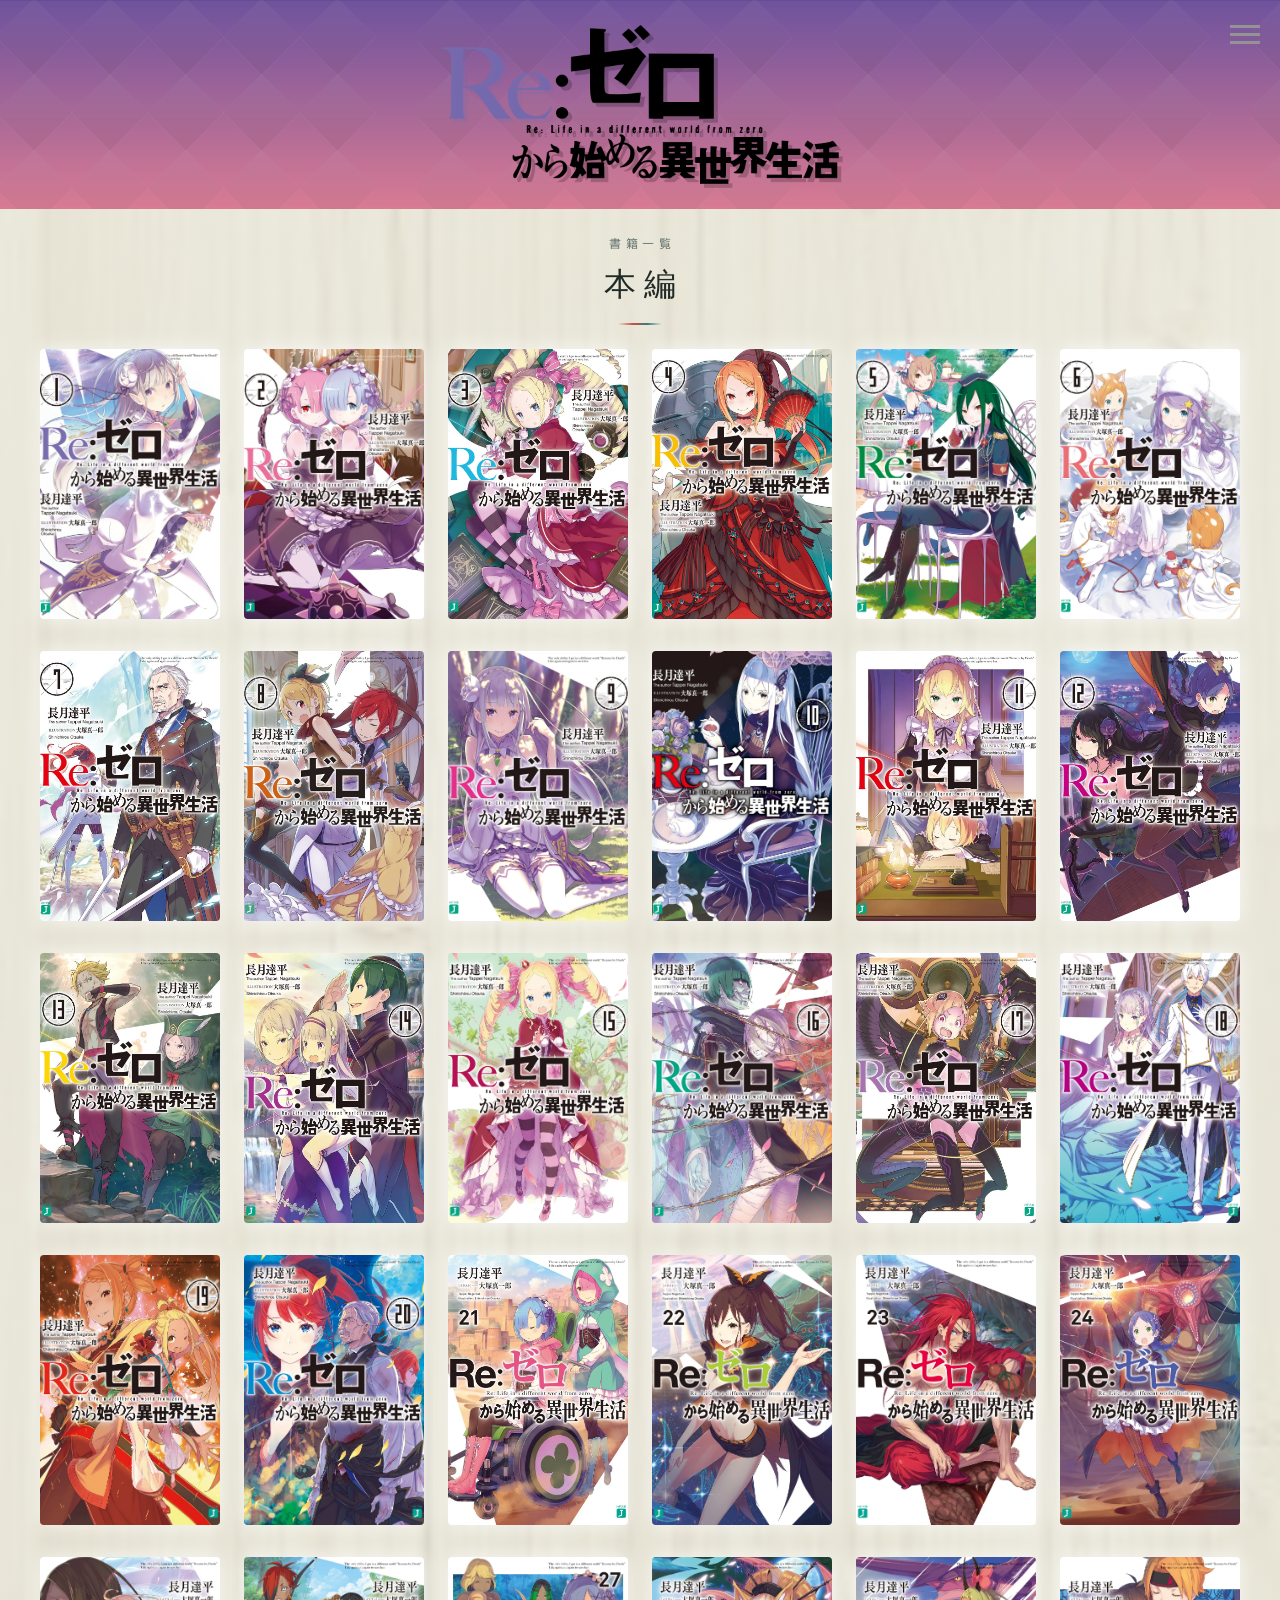
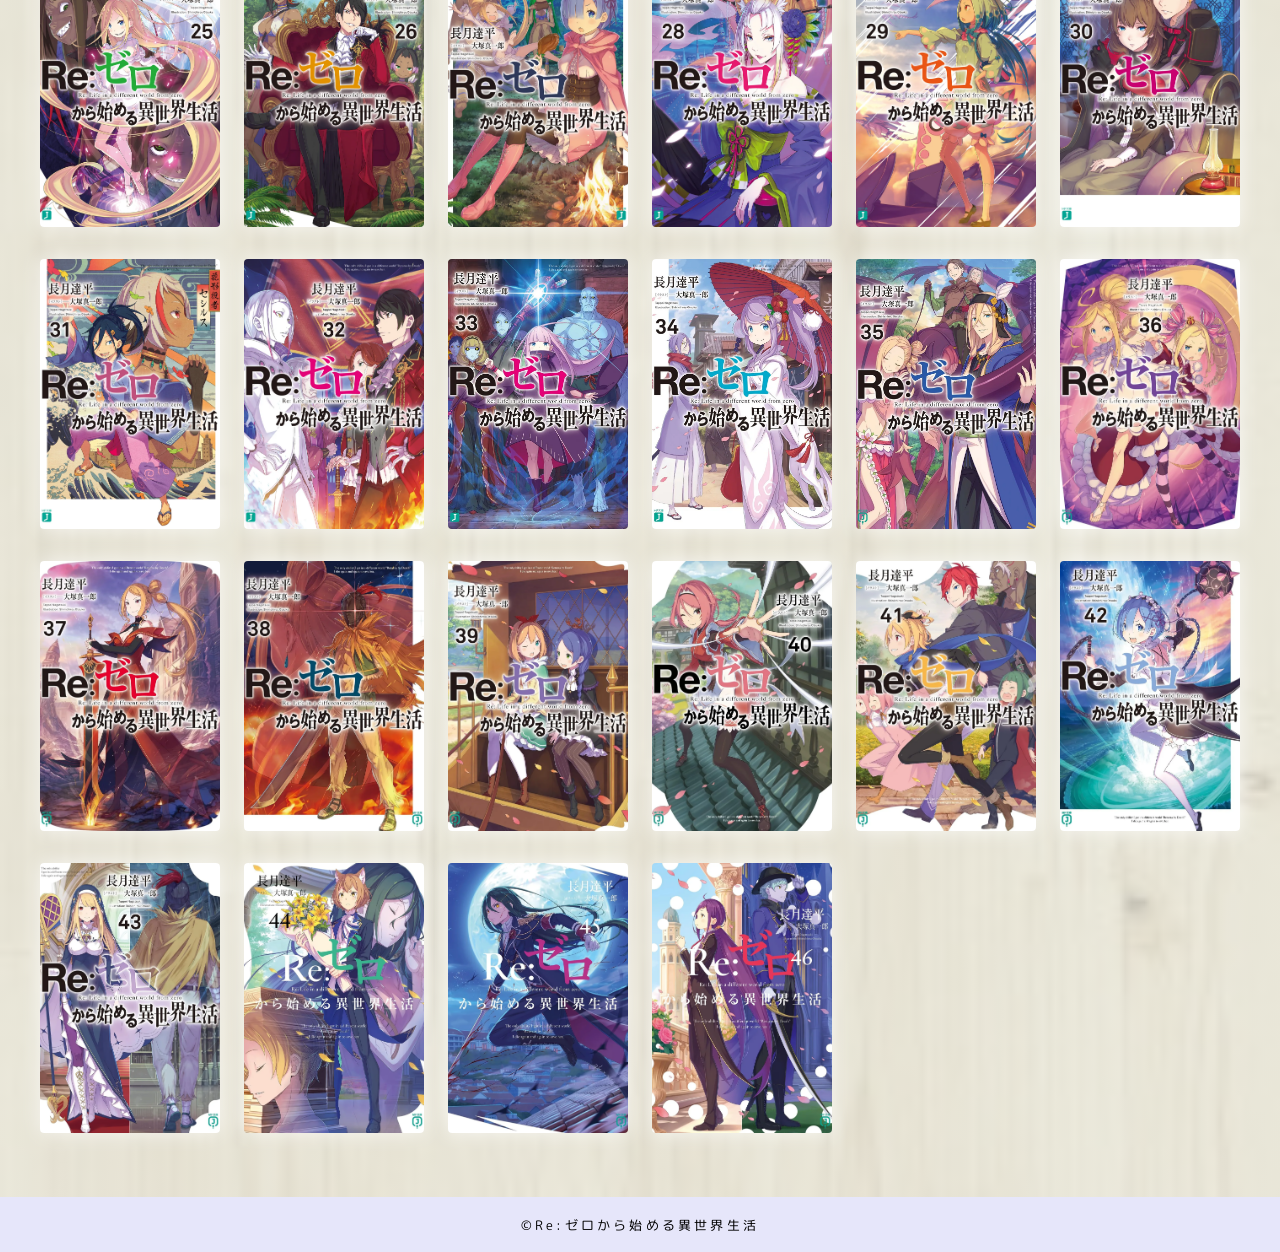
<file: index.html>
<!DOCTYPE html>
<html lang="ja">

<head>
  <meta charset="UTF-8">
  <meta name="viewport" content="width=device-width, initial-scale=1.0">
  <title>Re:ゼロから始める異世界生活 書籍一覧</title>
  <link rel="stylesheet"
    href="https://fonts.googleapis.com/css2?family=Material+Symbols+Outlined:opsz,wght,FILL,GRAD@48,400,0,0" />
  <!-- <link href="https://fonts.googleapis.com/earlyaccess/hannari.css" rel="stylesheet">   -->
  <link rel="stylesheet" href="style.css">
  <link rel="shortcut icon" href="7-78067_book-icon-by-book-favicon-free.png" type="image/x-icon">
</head>

<body>
  <header>
    <div id="top">
      <img src="rogo.png" width="400">
      <img src="rogo.png" width="400" class="layer">
    </div>

    <!-- ヘッダーメニューいったん非表示 -->
    <!-- <nav>
      <ul>
        <li><a href="#honpen">本編</a></li>
        <li><a href="#ex">外伝</a></li>
        <li><a href="#short">短編集</a></li>
        <li><a href="#p">公式ガイド</a></li>
      </ul>
    </nav> -->
    
  </header>

  <!-- ハンバーガーメニュー -->
  <div class="hamburger">
    <span></span>
    <span></span>
    <span></span>
  </div>

  <nav class="menu">
    <ul>
      <li class="non">本編</li>
      <li><a href="index_ex.html">外伝</a></li>
      <li><a href="index_short.html">短編集</a></li>
      <li><a href="index_guide.html">公式ガイド</a></li>
    </ul>
  </nav>

  <main>
    <div class="pagetop">
      <span class="material-symbols-outlined">
        arrow_upward
      </span>
    </div>

    <h1>書籍一覧</h1>
    <h2 id="honpen">本編</h2>

    <div id="book-list" data-category="main"></div>

  </main>

  <footer>
    <small>©Re:ゼロから始める異世界生活</small>
  </footer>
  <script src="js/main.js"></script>

</body>

</html>
</file>
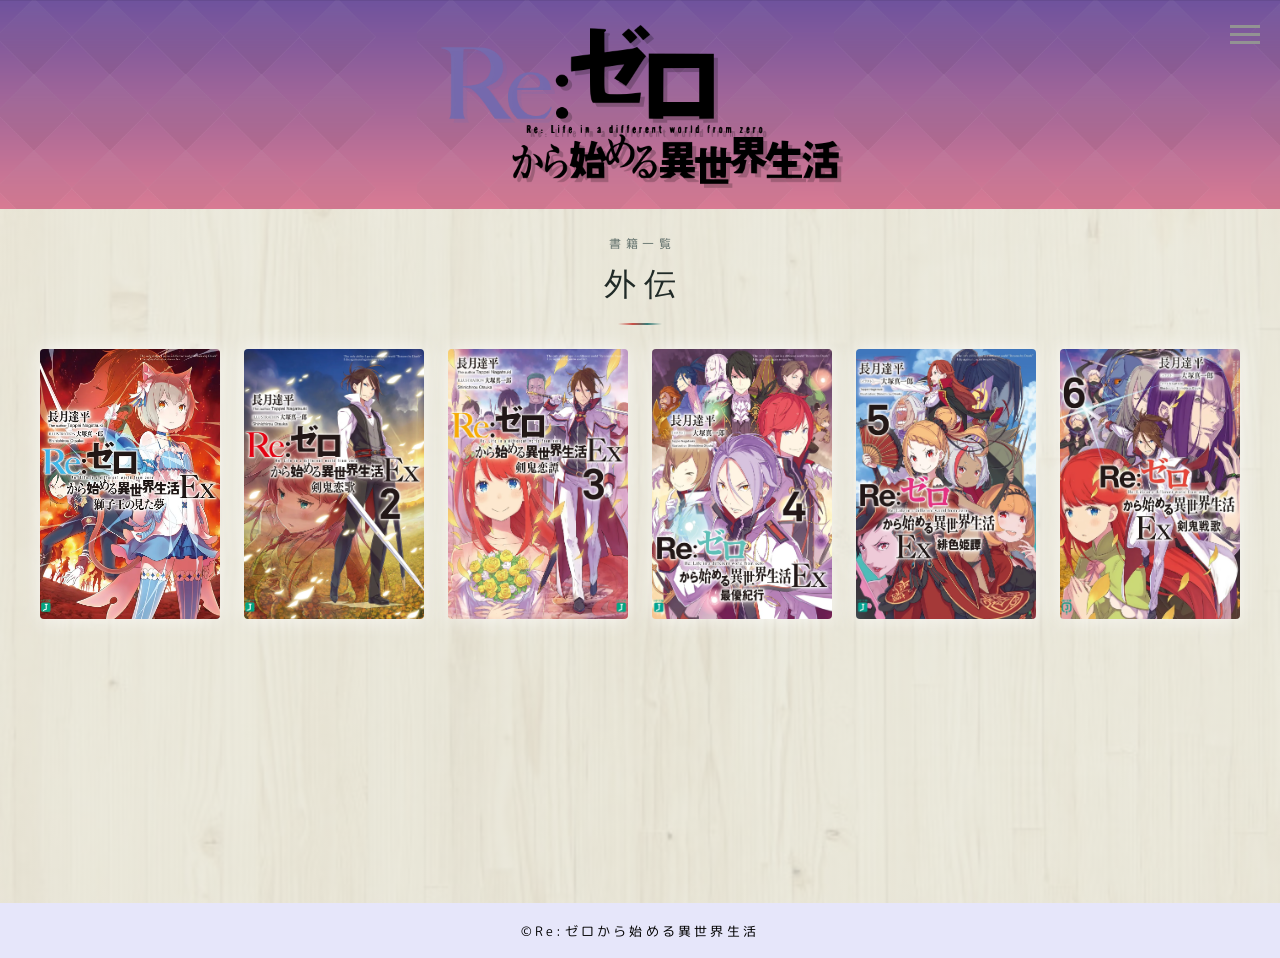
<file: index_ex.html>
<!DOCTYPE html>
<html lang="ja">

<head>
  <meta charset="UTF-8">
  <meta name="viewport" content="width=device-width, initial-scale=1.0">
  <title>Re:ゼロから始める異世界生活 書籍一覧</title>
  <link rel="stylesheet"
    href="https://fonts.googleapis.com/css2?family=Material+Symbols+Outlined:opsz,wght,FILL,GRAD@48,400,0,0" />
  <!-- <link href="https://fonts.googleapis.com/earlyaccess/hannari.css" rel="stylesheet">   -->
  <link rel="stylesheet" href="style.css">
  <link rel="shortcut icon" href="7-78067_book-icon-by-book-favicon-free.png" type="image/x-icon">
</head>

<body>
  <header>
    <div id="top">
      <img src="rogo.png" width="400">
      <img src="rogo.png" width="400" class="layer">
    </div>
    <!-- ヘッダーメニューいったん非表示 -->
    <!-- <nav>
      <ul>
        <li><a href="#honpen">本編</a></li>
        <li><a href="#ex">外伝</a></li>
        <li><a href="#short">短編集</a></li>
        <li><a href="#p">公式ガイド</a></li>
      </ul>
    </nav> -->
  </header>

  <!-- ハンバーガーメニュー -->
  <div class="hamburger">
    <span></span>
    <span></span>
    <span></span>
  </div>

  <nav class="menu">
    <ul>
      <li><a href="index.html">本編</a></li>
      <li class="non">外伝</li>
      <li><a href="index_short.html">短編集</a></li>
      <li><a href="index_guide.html">公式ガイド</a></li>
    </ul>
  </nav>

  <main>
    <div class="pagetop">
      <span class="material-symbols-outlined">
        arrow_upward
      </span>
    </div>

    <h1>書籍一覧</h1>
    <h2 id="ex">外伝</h2>

    <div id="book-list" data-category="ex"></div>
    
  </main>

  <footer>
    <small>©Re:ゼロから始める異世界生活</small>
  </footer>
  <script src="js/main.js"></script>

</body>

</html>
</file>
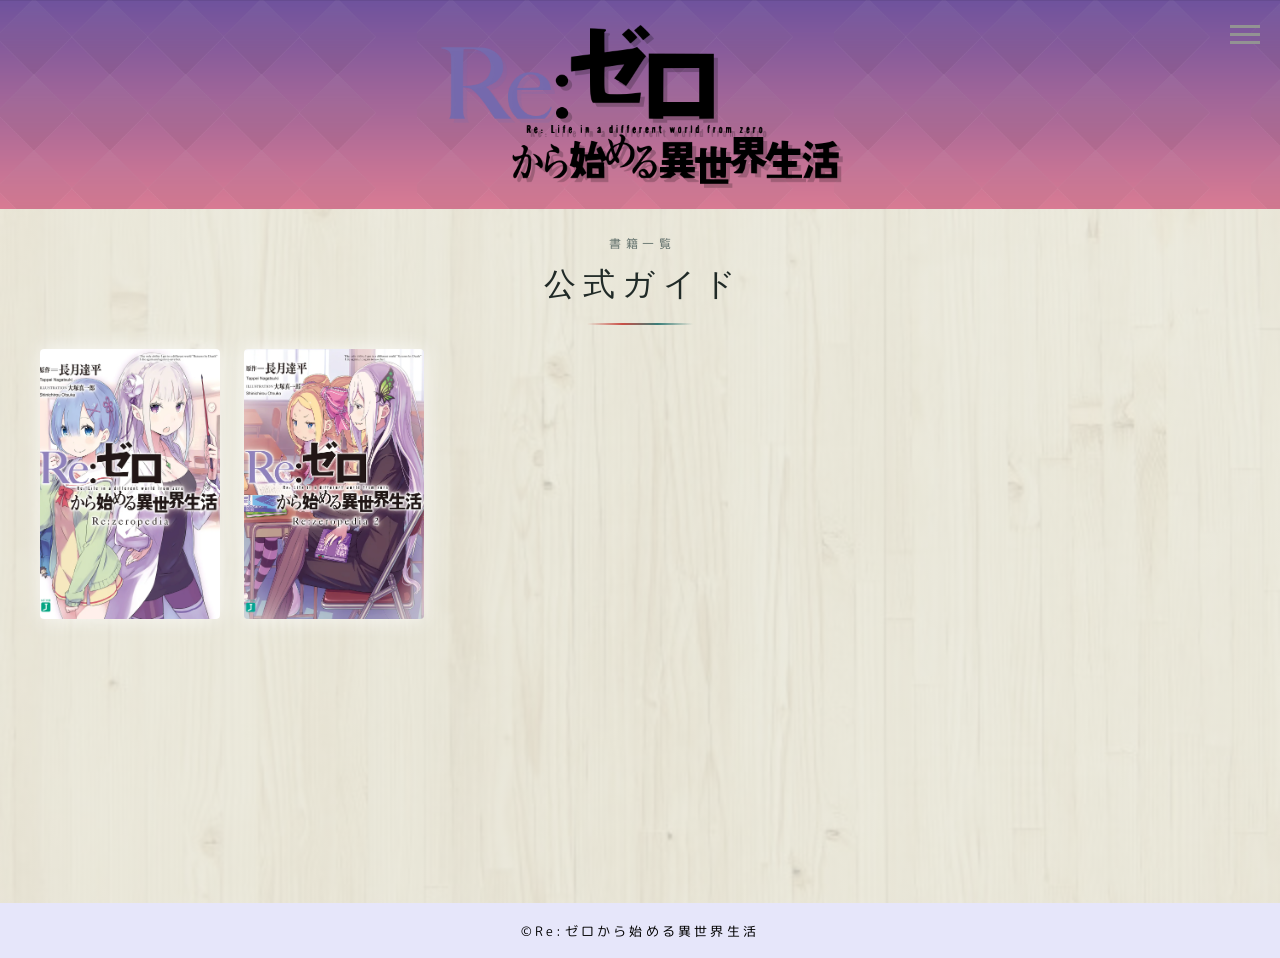
<file: index_guide.html>
<!DOCTYPE html>
<html lang="ja">

<head>
  <meta charset="UTF-8">
  <meta name="viewport" content="width=device-width, initial-scale=1.0">
  <title>Re:ゼロから始める異世界生活 書籍一覧</title>
  <link rel="stylesheet"
    href="https://fonts.googleapis.com/css2?family=Material+Symbols+Outlined:opsz,wght,FILL,GRAD@48,400,0,0" />
  <!-- <link href="https://fonts.googleapis.com/earlyaccess/hannari.css" rel="stylesheet">   -->
  <link rel="stylesheet" href="style.css">
  <link rel="shortcut icon" href="7-78067_book-icon-by-book-favicon-free.png" type="image/x-icon">
</head>

<body>
  <header>
    <div href="#" target="_blank" id="top">
      <img src="rogo.png" width="400">
      <img src="rogo.png" width="400" class="layer">
    </div>
    <!-- ヘッダーメニューいったん非表示 -->
    <!-- <nav>
      <ul>
        <li><a href="#honpen">本編</a></li>
        <li><a href="#ex">外伝</a></li>
        <li><a href="#short">短編集</a></li>
        <li><a href="#p">公式ガイド</a></li>
      </ul>
    </nav> -->
  </header>

  <!-- ハンバーガーメニュー -->
  <div class="hamburger">
    <span></span>
    <span></span>
    <span></span>
  </div>

  <nav class="menu">
    <ul>
      <li><a href="index.html">本編</a></li>
      <li><a href="index_ex.html">外伝</a></li>
      <li><a href="index_short.html">短編集</a></li>
      <li class="non">公式ガイド</li>
    </ul>
  </nav>

  <main>
    <div class="pagetop">
      <span class="material-symbols-outlined">
        arrow_upward
      </span>
    </div>

    <h1>書籍一覧</h1>
    <h2 id="p">公式ガイド</h2>

    <div id="book-list" data-category="guide"></div>
  </main>

  <footer>
    <small>©Re:ゼロから始める異世界生活</small>
  </footer>
  <script src="js/main.js"></script>

</body>

</html>
</file>
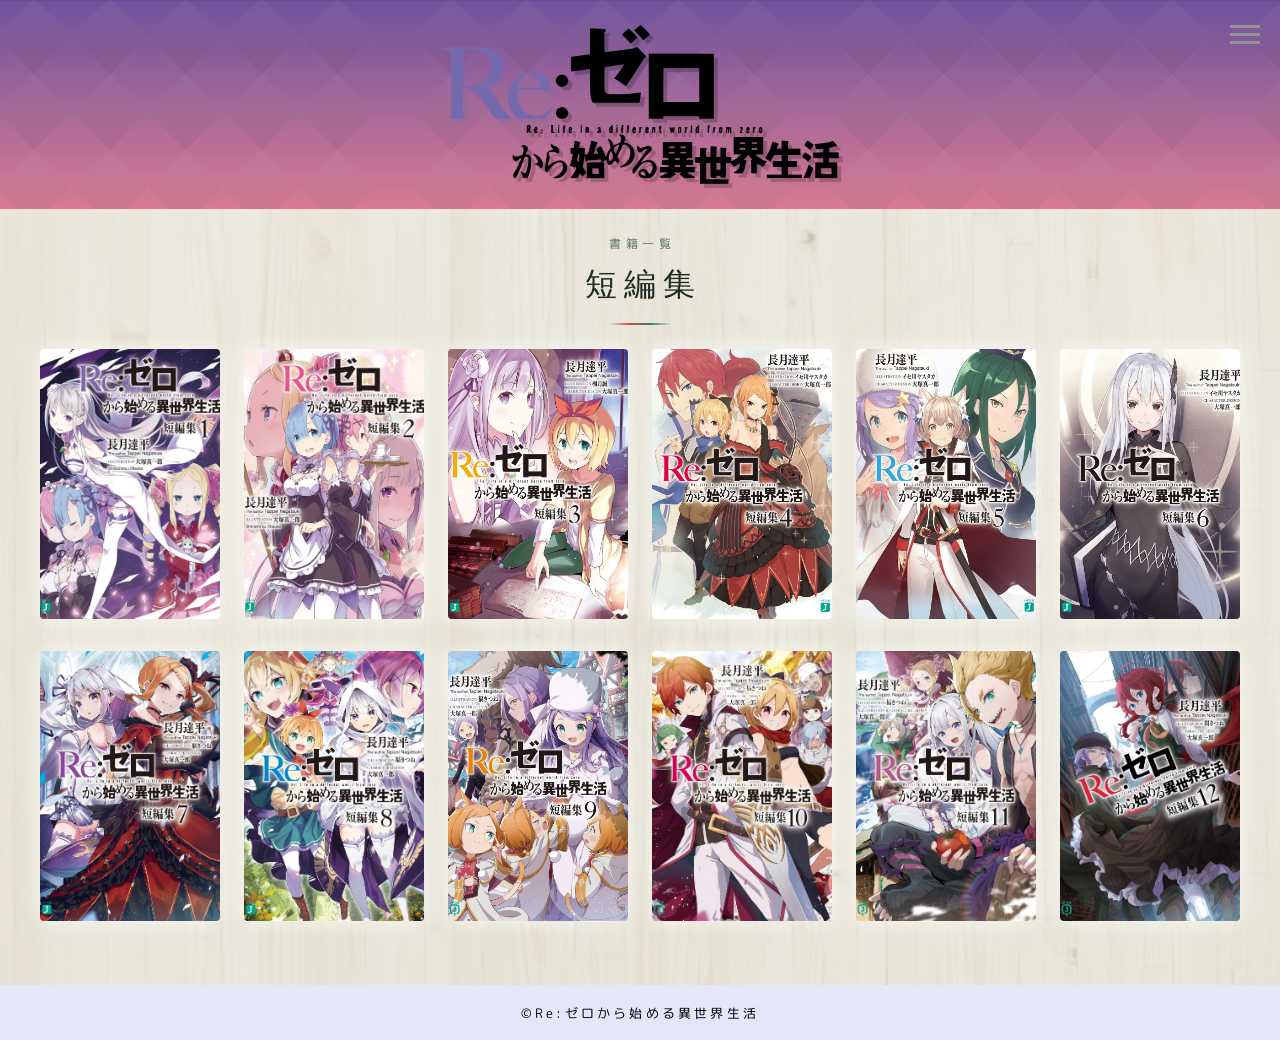
<file: index_short.html>
<!DOCTYPE html>
<html lang="ja">

<head>
  <meta charset="UTF-8">
  <meta name="viewport" content="width=device-width, initial-scale=1.0">
  <title>Re:ゼロから始める異世界生活 書籍一覧</title>
  <link rel="stylesheet"
    href="https://fonts.googleapis.com/css2?family=Material+Symbols+Outlined:opsz,wght,FILL,GRAD@48,400,0,0" />
  <!-- <link href="https://fonts.googleapis.com/earlyaccess/hannari.css" rel="stylesheet">   -->
  <link rel="stylesheet" href="style.css">
  <link rel="shortcut icon" href="7-78067_book-icon-by-book-favicon-free.png" type="image/x-icon">
</head>

<body>
  <header>
    <div id="top">
      <img src="rogo.png" width="400">
      <img src="rogo.png" width="400" class="layer">
    </div>
    <!-- ヘッダーメニューいったん非表示 -->
    <!-- <nav>
      <ul>
        <li><a href="#honpen">本編</a></li>
        <li><a href="#ex">外伝</a></li>
        <li><a href="#short">短編集</a></li>
        <li><a href="#p">公式ガイド</a></li>
      </ul>
    </nav> -->
  </header>

  <!-- ハンバーガーメニュー -->
  <div class="hamburger">
    <span></span>
    <span></span>
    <span></span>
  </div>

  <nav class="menu">
    <ul>
      <li><a href="index.html">本編</a></li>
      <li><a href="index_ex.html">外伝</a></li>
      <li class="non">短編集</li>
      <li><a href="index_guide.html">公式ガイド</a></li>
    </ul>
  </nav>

  <main>
    <div class="pagetop">
      <span class="material-symbols-outlined">
        arrow_upward
      </span>
    </div>

    <h1>書籍一覧</h1>
    <h2 id="short">短編集</h2>

    <div id="book-list" data-category="short"></div>
    
    </main>

  <footer>
    <small>©Re:ゼロから始める異世界生活</small>
  </footer>
  <script src="js/main.js"></script>

</body>

</html>
</file>
<file: style.css>
@charset "utf-8";
@import url('https://fonts.googleapis.com/css?family=M+PLUS+Rounded+1c');

html {
  scroll-behavior: smooth;
  font-family: 'M PLUS Rounded 1c', sans-serif;
}

body {
  margin: 0;
}

body.modal-open {
  overflow: hidden;
}

img {
  vertical-align: bottom;
}

a {
  text-decoration: none;
}

.pagetop {
  cursor: pointer;
  position: fixed;
  right: 30px;
  bottom: 30px;
  display: flex;
  align-items: center;
  justify-content: center;
  width: 64px;
  height: 64px;
  border-radius: 50%;
  transition: .3s;
  color: #555;
  background: #fff;
  opacity: 0;
  z-index: 8;
}

.pagetop:hover {
  box-shadow: 0 0 32px #555;
}

/* メニュー */
.menu {
  position: fixed;
  top: 0;
  right: -100%;
  width: 300px;
  height: 100%;
  background-color: #000;
  color: #333;
  transition: right 0.3s ease;
  padding: 20px;
  box-sizing: border-box;
  z-index: 10;
  opacity: 0.9;
}

.menu.open {
  right: 0;
}

.hamburger {
  position: fixed;
  top: 20px;
  right: 20px;
  width: 30px;
  cursor: pointer;
  z-index: 20;
}

.hamburger span {
  display: block;
  height: 3px;
  width: 100%;
  background-color: #939393;
  margin: 5px 0;
  transition: 0.4s;
}

.hamburger.active span:nth-child(1) {
  transform: rotate(45deg) translate(5px, 5px);
}

.hamburger.active span:nth-child(2) {
  opacity: 0;
}

.hamburger.active span:nth-child(3) {
  transform: rotate(-45deg) translate(6px, -6px);
}

.menu ul {
  list-style-type: none;
  padding: 0;
  margin-top: 80px;
}

.menu li {
  padding: 20px 0;
  border-bottom: 1px solid #fff;
}

.menu li a,
.non {
  color: #fff;
  text-decoration: none;
  display: block;
}

.non {
  opacity: 0.7;
}

/* ヘッダー */
header {
  background-image: url(background-header.png);
  background-size: contain;
  text-align: center;
}

.header img {
  width: calc(100% - 64px);
  height: auto;
}

header img {
  margin: 24px 0;
  position: absolute;
}

.layer {
  position: relative;
  top: 4px;
  right: -4px;
  opacity: 0.2;
}

/* メイン */
main {
  margin: 0;
  padding-bottom: 64px;
  min-height: 70vh;
  text-align: center;
  color: #26302d;
  background:
    linear-gradient(rgba(238, 239, 228, 0.8), rgba(238, 239, 228, 0.8)),
    url("background.jpg") center / cover no-repeat;
}

h1 {
  margin: 0;
  padding: 26px 0 10px;
  background: transparent;
  color: #697772;
  font-size: 12px;
  font-weight: normal;
  letter-spacing: 0.38em;
  text-indent: 0.38em;
}

h2 {
  position: relative;
  width: fit-content;
  margin: 0 auto 24px;
  padding: 0 0 18px;
  color: #202a27;
  font-family: "Yu Mincho", "Hiragino Mincho ProN", serif;
  font-size: 32px;
  font-weight: normal;
  letter-spacing: 0.22em;
  text-indent: 0.22em;
}

/* 見出し下のグラデーション線 */
h2::after {
  position: absolute;
  right: 24%;
  bottom: 0;
  left: 24%;
  height: 2px;
  content: "";
  background: linear-gradient(90deg, transparent, #c94f46, #397d78, transparent);
}

/* 書籍画像一覧 */
#book-list {
  width: min(1200px, calc(100% - 48px));
  margin: 0 auto;
  display: grid;
  grid-template-columns: repeat(auto-fill, minmax(180px, 1fr));
  gap: 32px 24px;
  align-items: start;
}

.book-card {
  position: relative;
  display: block;
  width: 100%;
  padding: 0;
  border: 0;
  background: transparent;
  cursor: pointer;
  overflow: hidden;
  border-radius: 4px;
  box-shadow: 0 0 20px rgba(255, 255, 255, 0.72);
  transition: transform 0.2s ease, box-shadow 0.2s ease;
}

.book-card:hover,
.book-card:focus-visible {
  transform: translateY(-5px);
  box-shadow: 0 10px 32px rgba(0, 0, 0, 0.45);
  outline: none;
}

.book-card img {
  display: block;
  width: 100%;
  height: auto;
  aspect-ratio: 2 / 3;
  object-fit: cover;
}

/* ホバー時はタイトルだけを画像上に表示 */
.book-card__title {
  position: absolute;
  inset: auto 0 0;
  padding: 44px 14px 14px;
  color: #fff;
  background: linear-gradient(transparent, rgba(0, 0, 0, 0.92));
  font-size: 15px;
  line-height: 1.6;
  letter-spacing: 0.06em;
  text-align: left;
  opacity: 0;
  transform: translateY(8px);
  transition: opacity 0.2s ease, transform 0.2s ease;
  pointer-events: none;
}

.book-card:hover .book-card__title,
.book-card:focus-visible .book-card__title {
  opacity: 1;
  transform: translateY(0);
}

/* 詳細モーダル */
.book-modal {
  position: fixed;
  inset: 0;
  z-index: 100;
  display: grid;
  place-items: stretch;
  padding: 0;
  box-sizing: border-box;
  animation: book-modal-fade-in 0.38s ease both;
}

.book-modal__backdrop {
  position: absolute;
  inset: 0;
  background: rgba(244, 241, 232, 0.72);
  -webkit-backdrop-filter: blur(8px);
  backdrop-filter: blur(8px);
}

.book-modal__panel {
  position: relative;
  z-index: 1;
  width: 100%;
  height: 100%;
  display: grid;
  grid-template-columns: minmax(0, 42%) minmax(0, 1fr);
  gap: 36px;
  overflow: hidden;
  box-sizing: border-box;
  padding: 40px 32px 48px;
  background: #f4f1e8;
  color: #56615d;
  text-align: left;
  font-family: "Yu Mincho", "Hiragino Mincho ProN", serif;
  transform-origin: center;
  animation: book-modal-open 0.48s cubic-bezier(0.2, 0.75, 0.25, 1) both;
}

@keyframes book-modal-fade-in {
  from {
    opacity: 0;
  }

  to {
    opacity: 1;
  }
}

@keyframes book-modal-open {
  from {
    opacity: 0.7;
    transform: scale(0.975);
  }

  to {
    opacity: 1;
    transform: scale(1);
  }
}

@media (prefers-reduced-motion: reduce) {
  .book-modal,
  .book-modal__panel {
    animation-duration: 0.01ms;
  }
}

.book-modal__close {
  position: absolute;
  top: 18px;
  right: 18px;
  border: 0;
  background: transparent;
  color: #58645f;
  font-size: 30px;
  line-height: 1;
  cursor: pointer;
}

.book-modal__close:focus-visible {
  outline: 2px solid #58645f;
  outline-offset: 3px;
}

.book-modal__image-wrap {
  display: flex;
  min-width: 0;
  min-height: 0;
  align-items: center;
  justify-content: center;
}

.book-modal__image {
  display: block;
  width: auto;
  height: auto;
  max-width: 100%;
  max-height: calc(100vh - 88px);
  object-fit: contain;
  box-shadow: 0 16px 34px rgba(46, 43, 34, 0.2);
}

.book-modal__content {
  display: flex;
  min-width: 0;
  min-height: 0;
  flex-direction: column;
  padding: 4px 0 0;
}

.book-modal__title {
  flex: 0 0 auto;
  margin: 0 36px 8px 0;
  color: #26302d;
  font-size: clamp(22px, 2.5vw, 28px);
  font-weight: normal;
  line-height: 1.45;
  letter-spacing: 0.08em;
}

.book-modal__description {
  min-height: 0;
  flex: 1 1 auto;
  overflow-y: auto;
  margin: 4px 0 0;
  padding: 10px 4px 18px 0;
  border-bottom: 1px solid #d7d4c9;
  font-size: 15px;
  line-height: 2;
  letter-spacing: 0.06em;
  scrollbar-color: #999 #fff;
  scrollbar-width: thin;
}

.book-modal__pagination {
  display: flex;
  flex: 0 0 auto;
  align-items: center;
  justify-content: space-between;
  gap: 12px;
}

.book-modal__action {
  min-height: 42px;
  padding: 9px 14px;
  border: 1px solid #cbc9bd;
  border-radius: 2px;
  background: transparent;
  color: #4f5b56;
  font: inherit;
  font-size: 13px;
  cursor: pointer;
  transition: background-color 0.2s ease, border-color 0.2s ease;
}

.book-modal__action:hover:not(:disabled),
.book-modal__action[aria-pressed="true"] {
  border-color: #87928c;
  background: rgba(135, 146, 140, 0.12);
}

.book-modal__action:focus-visible {
  outline: 2px solid #58645f;
  outline-offset: 3px;
}

.book-modal__action:disabled {
  opacity: 0.42;
  cursor: not-allowed;
}

.book-modal__pagination {
  justify-content: initial;
  padding-top: 16px;
  border-top: 1px solid #d7d4c9;
}

.book-modal__pagination > :first-child,
.book-modal__pagination > :last-child {
  flex: 0 1 130px;
}

.book-modal__pagination > :last-child {
  margin-left: auto;
}

.book-modal__pagination > span {
  flex: 1 0 auto;
  color: #777d77;
  font-family: Georgia, serif;
  font-size: 12px;
  text-align: center;
  letter-spacing: 0.1em;
}

.load-error {
  grid-column: 1 / -1;
  margin: 0;
  padding: 24px;
  background: rgba(0, 0, 0, 0.75);
  color: #fff;
  line-height: 1.8;
}

/* フッター */
footer {
  margin: 0;
  padding: 16px 0;
  text-align: center;
  background: lavender;
  letter-spacing: 0.2em;
}

@media (max-width: 700px) {
  header img {
    width: min(400px, calc(100% - 48px));
    height: auto;
  }

  #book-list {
    width: min(100% - 32px, 640px);
    grid-template-columns: repeat(2, minmax(0, 1fr));
    gap: 20px 14px;
  }

  .book-modal {
    padding: 0;
  }

  .book-modal__panel {
    grid-template-columns: minmax(0, 1fr);
    grid-template-rows: minmax(120px, 27dvh) minmax(0, 1fr);
    gap: 12px;
    padding: 40px 18px 14px;
  }

  .book-modal__image {
    width: auto;
    max-width: min(260px, 80%);
    max-height: 100%;
  }

  .book-modal__content {
    padding: 0;
  }

  .book-modal__title {
    margin-right: 0;
    margin-bottom: 6px;
    font-size: 20px;
  }

  .book-modal__description {
    margin-top: 0;
    padding: 8px 4px 12px 0;
    font-size: 16px;
    line-height: 1.85;
  }

  .book-modal__action {
    min-height: 44px;
    padding: 10px 12px;
    font-size: 13px;
  }

  .book-modal__pagination {
    gap: 8px;
    padding-top: 12px;
  }
}

@media (hover: none) {
  .book-card__title {
    opacity: 1;
    transform: none;
  }
}

@media (max-width: 420px) {
  #book-list {
    grid-template-columns: repeat(2, minmax(0, 1fr));
    gap: 16px 10px;
  }

  .book-card__title {
    padding: 36px 10px 10px;
    font-size: 12px;
  }

  .book-modal__pagination > :first-child,
  .book-modal__pagination > :last-child {
    flex-basis: auto;
  }
}

@media (min-width: 701px) and (max-height: 520px) {
  .book-modal__panel {
    gap: 24px;
    padding: 20px 32px;
  }

  .book-modal__image {
    max-height: calc(100vh - 40px);
  }

  .book-modal__content {
    padding-top: 0;
  }

  .book-modal__title {
    margin-bottom: 4px;
    font-size: 21px;
  }

  .book-modal__description {
    margin-top: 0;
    padding: 4px 4px 8px 0;
    font-size: 13px;
    line-height: 1.65;
  }

  .book-modal__action {
    min-height: 34px;
    padding: 6px 10px;
  }

  .book-modal__pagination {
    padding-top: 8px;
  }
}
</file>
